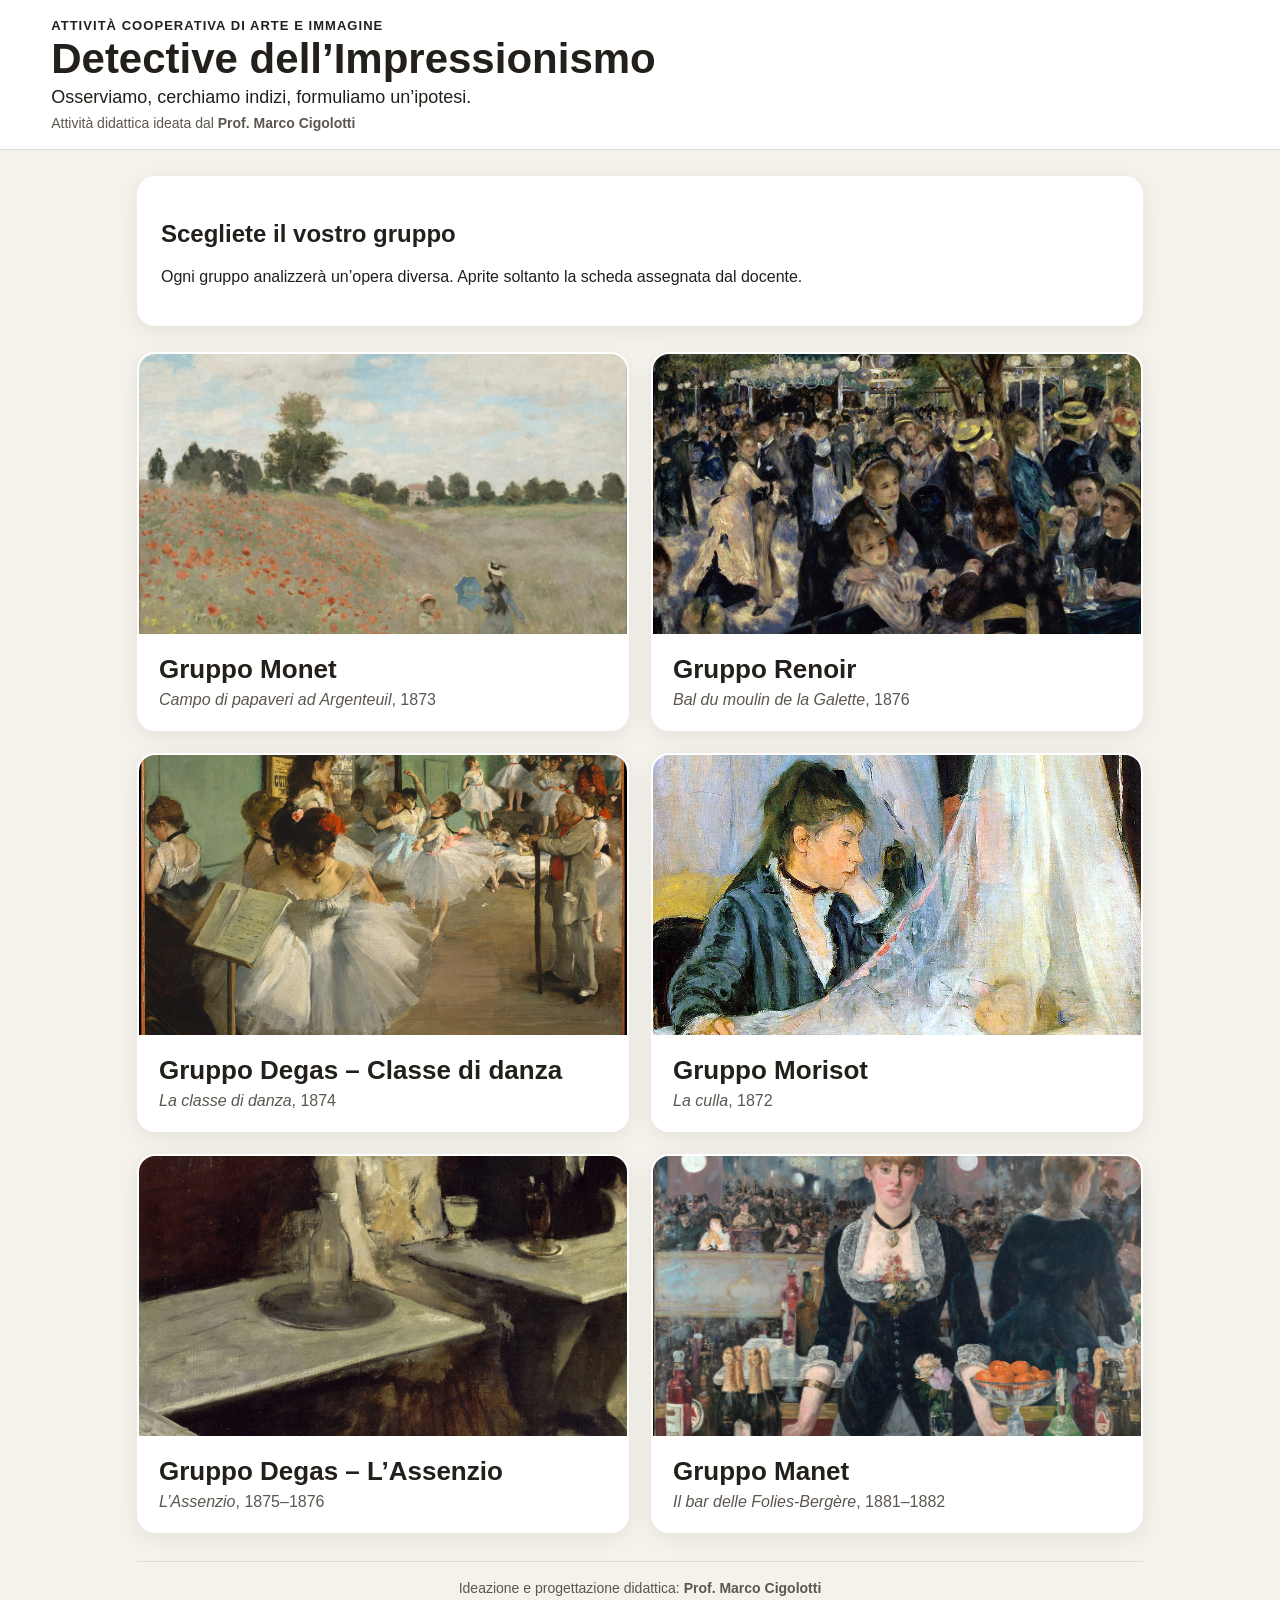
<file: index.html>
<!doctype html><html lang="it"><head><meta charset="utf-8"><meta name="viewport" content="width=device-width,initial-scale=1,viewport-fit=cover"><title>Detective dell'Impressionismo – Prof. Marco Cigolotti</title><link rel="stylesheet" href="style.css"></head><body><header><div><p class="eyebrow">ATTIVITÀ COOPERATIVA DI ARTE E IMMAGINE</p><h1>Detective dell’Impressionismo</h1><p class="subtitle">Osserviamo, cerchiamo indizi, formuliamo un’ipotesi.</p><p class="author">Attività didattica ideata dal <strong>Prof. Marco Cigolotti</strong></p></div></header><main><section class="home-intro"><h2>Scegliete il vostro gruppo</h2><p>Ogni gruppo analizzerà un’opera diversa. Aprite soltanto la scheda assegnata dal docente.</p></section><section class="home-grid">
<a class="home-card" href="monet/index.html"><img src="images/monet-papaveri.jpg" alt="Claude Monet, Campo di papaveri ad Argenteuil"><div><h2>Gruppo Monet</h2><p><em>Campo di papaveri ad Argenteuil</em>, 1873</p></div></a>
<a class="home-card" href="renoir/index.html"><img src="images/renoir-moulin-galette.jpg" alt="Pierre-Auguste Renoir, Bal du moulin de la Galette"><div><h2>Gruppo Renoir</h2><p><em>Bal du moulin de la Galette</em>, 1876</p></div></a>
<a class="home-card" href="degas/index.html"><img src="images/degas-dance-class.jpg" alt="Edgar Degas, La classe di danza"><div><h2>Gruppo Degas – Classe di danza</h2><p><em>La classe di danza</em>, 1874</p></div></a>
<a class="home-card" href="morisot/index.html"><img src="images/morisot-la-culla.jpg" alt="Berthe Morisot, La culla"><div><h2>Gruppo Morisot</h2><p><em>La culla</em>, 1872</p></div></a>
<a class="home-card" href="degas-assenzio/index.html"><img src="images/degas-assenzio.jpg" alt="Edgar Degas, L’Assenzio"><div><h2>Gruppo Degas – L’Assenzio</h2><p><em>L’Assenzio</em>, 1875–1876</p></div></a>
<a class="home-card" href="manet-bar/index.html"><img src="images/manet-bar-folies.jpg" alt="Édouard Manet, Il bar delle Folies-Bergère"><div><h2>Gruppo Manet</h2><p><em>Il bar delle Folies-Bergère</em>, 1881–1882</p></div></a>
</section><p class="footer-credit">Ideazione e progettazione didattica: <strong>Prof. Marco Cigolotti</strong></p></main></body></html>
</file>
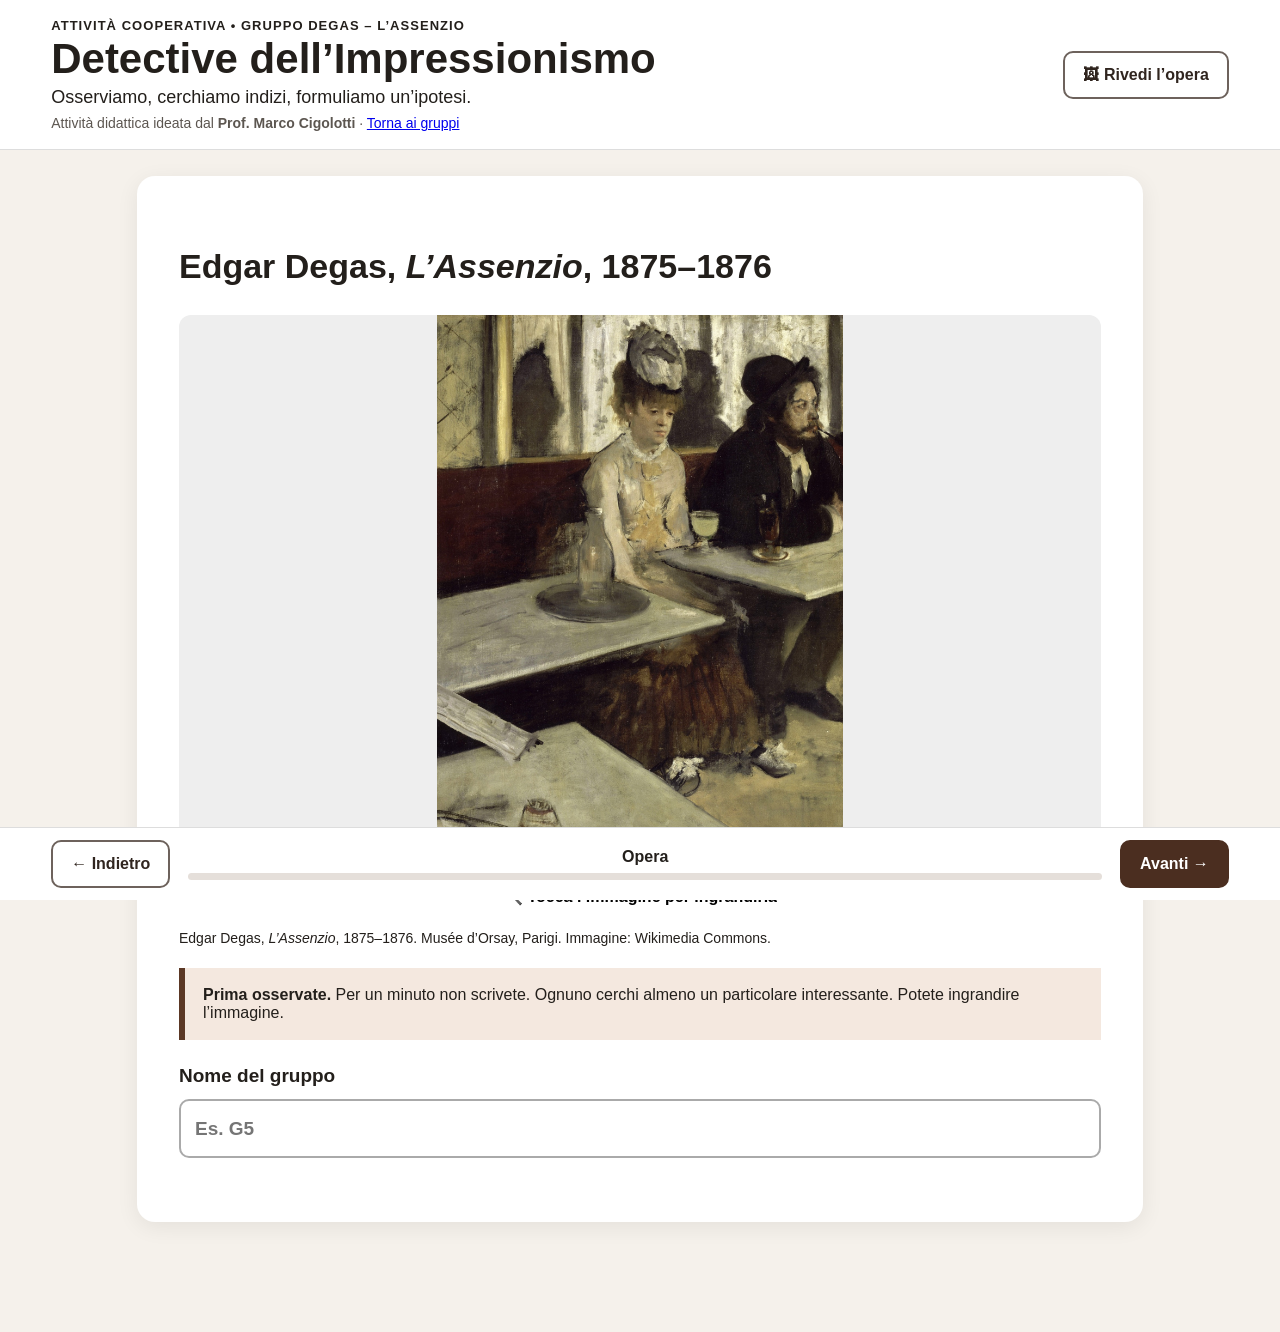
<file: degas-assenzio/index.html>
<!doctype html>
<html lang="it"><head><meta charset="utf-8"><meta name="viewport" content="width=device-width,initial-scale=1,viewport-fit=cover">
<title>Detective dell'Impressionismo – Gruppo Degas – L’Assenzio</title><link rel="stylesheet" href="../style.css"></head><body>
<header><div><p class="eyebrow">ATTIVITÀ COOPERATIVA • GRUPPO DEGAS – L’ASSENZIO</p><h1>Detective dell’Impressionismo</h1>
<p class="subtitle">Osserviamo, cerchiamo indizi, formuliamo un’ipotesi.</p>
<p class="author">Attività didattica ideata dal <strong>Prof. Marco Cigolotti</strong> · <a href="../index.html">Torna ai gruppi</a></p></div>
<button id="artBtn" class="secondary">🖼 Rivedi l’opera</button></header><main>
<section class="card intro" data-step="0"><h2>Edgar Degas, <em>L’Assenzio</em>, 1875–1876</h2>
<button class="art-wrap" id="openArt" aria-label="Ingrandisci l'opera"><img src="../images/degas-assenzio.jpg" alt="Edgar Degas, L’Assenzio, 1875–1876"><span>🔍 Tocca l’immagine per ingrandirla</span></button>
<p class="caption">Edgar Degas, <em>L’Assenzio</em>, 1875–1876. Musée d’Orsay, Parigi. Immagine: Wikimedia Commons.</p>
<div class="instruction"><strong>Prima osservate.</strong> Per un minuto non scrivete. Ognuno cerchi almeno un particolare interessante. Potete ingrandire l’immagine.</div>
<label>Nome del gruppo<input id="groupName" type="text" maxlength="60" placeholder="Es. G5"></label></section>
<section class="card" data-step="1" hidden><p class="step">1 di 5 • GUARDA</p><h2>👁 Qual è la prima cosa che ha attirato la vostra attenzione?</h2>
<p class="hint">Confrontate le prime osservazioni e scrivete una risposta breve. <strong>* risposta obbligatoria</strong></p><textarea id="q1" maxlength="240" rows="4" placeholder="La nostra osservazione…"></textarea></section>
<section class="card" data-step="2" hidden><p class="step">2 di 5 • CERCA GLI INDIZI</p><h2>🔎 Tornate sull’immagine e cercate gli indizi</h2>
<p class="hint">Una frase breve per ciascun indizio. <strong>* tutte le risposte sono obbligatorie</strong></p>
<label><strong>☀️ LUCE</strong> — Quali zone sono più illuminate? La luce rende la scena vivace oppure spenta? Indicate un particolare.<textarea id="luce" maxlength="220" rows="2"></textarea></label>
<label><strong>🎨 COLORE</strong> — Quali tonalità dominano? Notate contrasti forti o colori attenuati? Che effetto producono?<textarea id="colore" maxlength="220" rows="2"></textarea></label>
<label><strong>🖌️ PENNELLATA</strong> — Dove vedete meglio pennellate libere, rapide o poco definite?<textarea id="pennellata" maxlength="220" rows="2"></textarea></label>
<label><strong>📷 ISTANTE E INQUADRATURA</strong> — Osservate tavoli, giornale e figure: quali elementi sono tagliati o decentrati? Che effetto produce questa inquadratura?<textarea id="istante" maxlength="220" rows="2"></textarea></label></section>
<section class="card" data-step="3" hidden><p class="step">3 di 5 • SCEGLI LA PROVA</p><h2>🕵️ Qual è l’indizio più convincente?</h2>
<p class="hint">Scegliete insieme quello più significativo. <strong>* risposta obbligatoria</strong></p><div class="choices" id="proofChoices">
<button type="button" data-value="Luce">☀️ LUCE</button><button type="button" data-value="Colore">🎨 COLORE</button><button type="button" data-value="Pennellata">🖌️ PENNELLATA</button><button type="button" data-value="Istante e inquadratura">📷 ISTANTE / INQUADRATURA</button></div>
<input id="proof" type="hidden"><label>Perché avete scelto proprio questo? <span class="small">Indicate qualcosa che si vede nell’opera.</span><textarea id="why" maxlength="320" rows="4"></textarea></label></section>
<section class="card" data-step="4" hidden><p class="step">4 di 5 • CONFRONTATEVI</p><h2>💬 All’inizio eravate tutti d’accordo sull’indizio più importante?</h2>
<div class="choices two" id="agreeChoices"><button type="button" data-value="Sì">SÌ</button><button type="button" data-value="No">NO</button></div><input id="agree" type="hidden">
<div id="differentWrap" hidden><label>Quali idee diverse sono emerse?<textarea id="different" maxlength="300" rows="3"></textarea></label></div>
<label>Che cosa vi ha fatto decidere insieme?<textarea id="decision" maxlength="300" rows="3"></textarea></label></section>
<section class="card" data-step="5" hidden><p class="step">5 di 5 • CONCLUSIONE</p><h2>✍️ La nostra conclusione</h2>
<p class="hint">Completate insieme. Massimo 3 righe. <strong>* risposta obbligatoria</strong></p>
<label><strong>Secondo noi quest’opera può essere messa in relazione con le ricerche dell’Impressionismo perché…</strong><textarea id="conclusion" maxlength="420" rows="5"></textarea></label>
<div class="finishbox"><strong>Prima di consegnare:</strong> rileggete la conclusione e controllate che contenga almeno una prova osservabile nell’opera.</div>
<button id="sendBtn" class="primary big">✓ ABBIAMO FINITO</button><p id="status" class="status" role="status"></p>
<p class="footer-credit">Ideazione e progettazione didattica: <strong>Prof. Marco Cigolotti</strong></p></section>
<nav><button id="prev" class="secondary" disabled>← Indietro</button><div class="progress"><span id="progressText">Opera</span><div><i id="bar"></i></div></div><button id="next" class="primary">Avanti →</button></nav></main>
<dialog id="artDialog"><button id="closeArt" class="close" aria-label="Chiudi">✕</button><img src="../images/degas-assenzio.jpg" alt="Edgar Degas, L’Assenzio, 1875–1876"><p>Usate lo zoom del tablet per osservare i particolari.</p></dialog>
<script src="../config.js"></script><script src="app.js"></script></body></html>
</file>
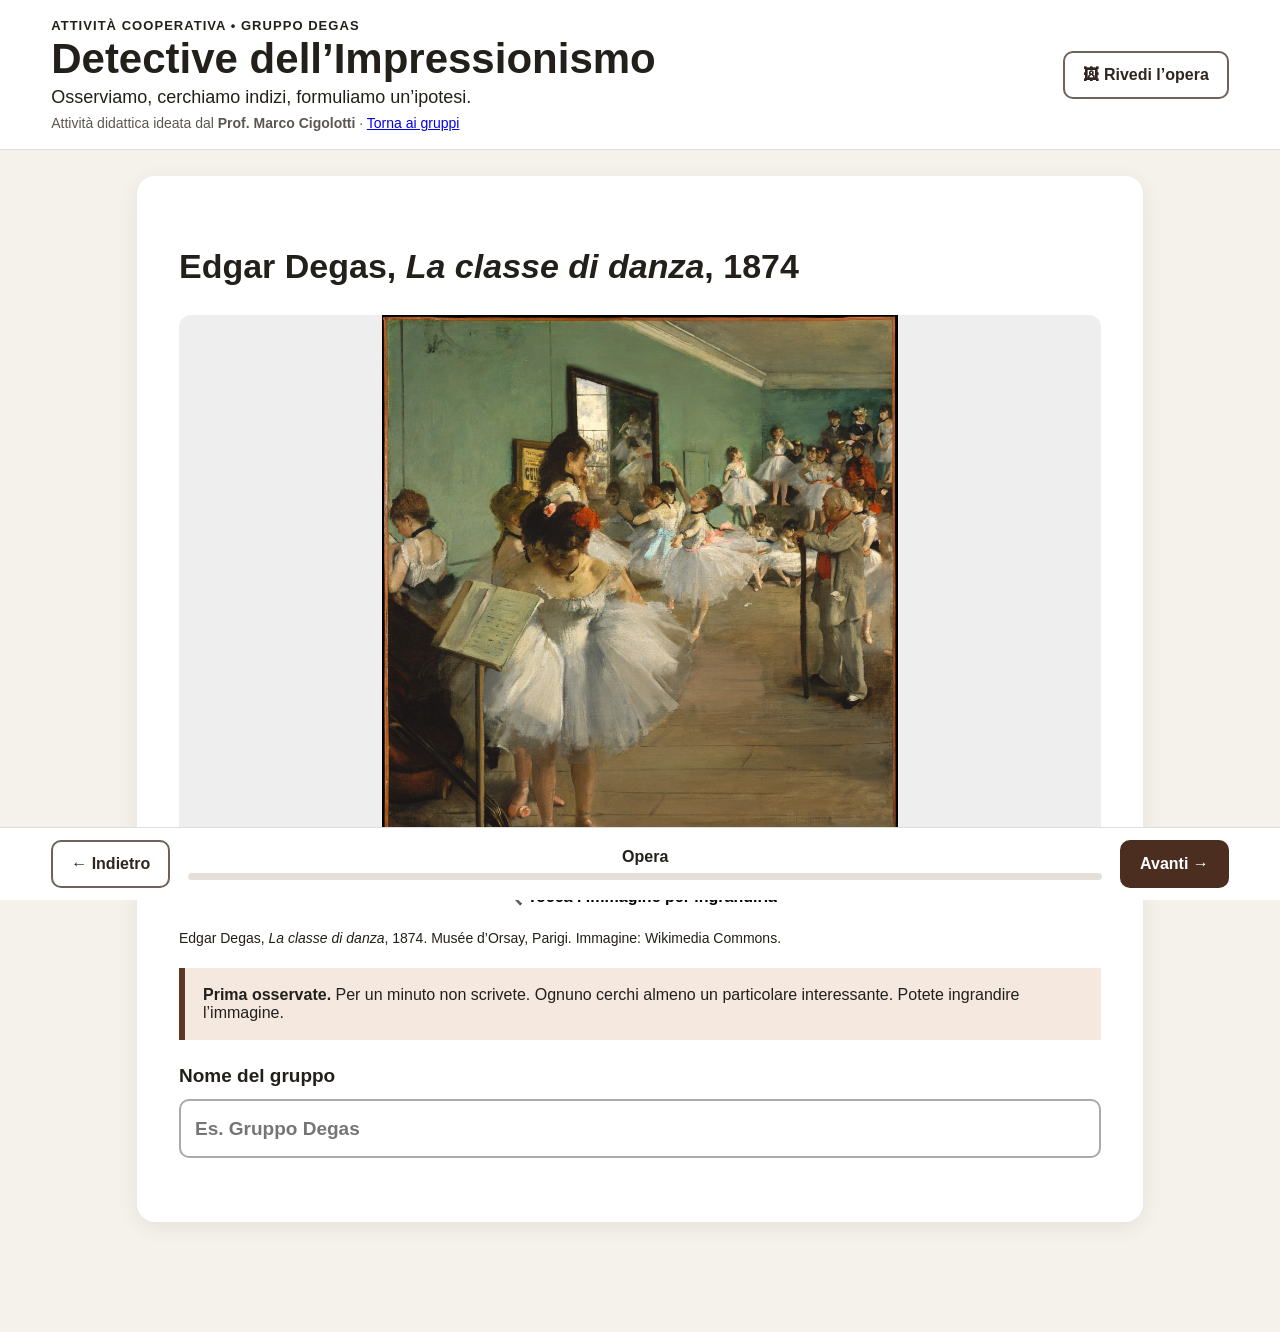
<file: degas/index.html>
<!doctype html>
<html lang="it">
<head>
<meta charset="utf-8">
<meta name="viewport" content="width=device-width,initial-scale=1,viewport-fit=cover">
<title>Detective dell'Impressionismo – Gruppo Degas</title>
<link rel="stylesheet" href="../style.css">
</head>
<body>
<header>
  <div>
    <p class="eyebrow">ATTIVITÀ COOPERATIVA • GRUPPO DEGAS</p>
    <h1>Detective dell’Impressionismo</h1>
    <p class="subtitle">Osserviamo, cerchiamo indizi, formuliamo un’ipotesi.</p>
    <p class="author">Attività didattica ideata dal <strong>Prof. Marco Cigolotti</strong> · <a href="../index.html">Torna ai gruppi</a></p>
  </div>
  <button id="artBtn" class="secondary">🖼 Rivedi l’opera</button>
</header>

<main>
<section class="card intro" data-step="0">
  <h2>Edgar Degas, <em>La classe di danza</em>, 1874</h2>
  <button class="art-wrap" id="openArt" aria-label="Ingrandisci l'opera">
    <img src="../images/degas-dance-class.jpg" alt="Edgar Degas, La classe di danza, 1874">
    <span>🔍 Tocca l’immagine per ingrandirla</span>
  </button>
  <p class="caption">Edgar Degas, <em>La classe di danza</em>, 1874. Musée d’Orsay, Parigi. Immagine: Wikimedia Commons.</p>
  <div class="instruction"><strong>Prima osservate.</strong> Per un minuto non scrivete. Ognuno cerchi almeno un particolare interessante. Potete ingrandire l’immagine.</div>
  <label>Nome del gruppo
    <input id="groupName" type="text" maxlength="60" placeholder="Es. Gruppo Degas">
  </label>
</section>

<section class="card" data-step="1" hidden>
  <p class="step">1 di 5 • GUARDA</p>
  <h2>👁 Qual è la prima cosa che ha attirato la vostra attenzione?</h2>
  <p class="hint">Confrontate le prime osservazioni e scrivete una risposta breve. <strong>* risposta obbligatoria</strong></p>
  <textarea id="q1" maxlength="240" rows="4" placeholder="La nostra osservazione…"></textarea>
</section>

<section class="card" data-step="2" hidden>
  <p class="step">2 di 5 • CERCA GLI INDIZI</p>
  <h2>🔎 Tornate sull’immagine e cercate gli indizi</h2>
  <p class="hint">Una frase breve per ciascun indizio. <strong>* tutte le risposte sono obbligatorie</strong></p>
  <label><strong>☀️ LUCE</strong> — Da dove sembra arrivare la luce? Quali zone o figure mette maggiormente in evidenza?
    <textarea id="luce" maxlength="220" rows="2"></textarea>
  </label>
  <label><strong>🎨 COLORE</strong> — Quali colori o contrasti aiutano a distinguere le figure e lo spazio?
    <textarea id="colore" maxlength="220" rows="2"></textarea>
  </label>
  <label><strong>🖌️ PENNELLATA</strong> — Osservate da vicino: in quali zone la pittura appare più libera e meno definita?
    <textarea id="pennellata" maxlength="220" rows="2"></textarea>
  </label>
  <label><strong>📷 ISTANTE E INQUADRATURA</strong> — Quali figure o oggetti sembrano tagliati dai bordi? Che effetto produce questa scelta?
    <textarea id="istante" maxlength="220" rows="2"></textarea>
  </label>
</section>

<section class="card" data-step="3" hidden>
  <p class="step">3 di 5 • SCEGLI LA PROVA</p>
  <h2>🕵️ Qual è l’indizio più convincente?</h2>
  <p class="hint">Scegliete insieme quello che collega maggiormente l’opera all’Impressionismo. <strong>* risposta obbligatoria</strong></p>
  <div class="choices" id="proofChoices">
    <button type="button" data-value="Luce">☀️ LUCE</button>
    <button type="button" data-value="Colore">🎨 COLORE</button>
    <button type="button" data-value="Pennellata">🖌️ PENNELLATA</button>
    <button type="button" data-value="Istante e inquadratura">📷 ISTANTE / INQUADRATURA</button>
  </div>
  <input id="proof" type="hidden">
  <label>Perché avete scelto proprio questo? <span class="small">Indicate qualcosa che si vede nell’opera.</span>
    <textarea id="why" maxlength="320" rows="4"></textarea>
  </label>
</section>

<section class="card" data-step="4" hidden>
  <p class="step">4 di 5 • CONFRONTATEVI</p>
  <h2>💬 All’inizio eravate tutti d’accordo sull’indizio più importante?</h2>
  <div class="choices two" id="agreeChoices">
    <button type="button" data-value="Sì">SÌ</button>
    <button type="button" data-value="No">NO</button>
  </div>
  <input id="agree" type="hidden">
  <div id="differentWrap" hidden>
    <label>Quali idee diverse sono emerse?
      <textarea id="different" maxlength="300" rows="3"></textarea>
    </label>
  </div>
  <label>Che cosa vi ha fatto decidere insieme?
    <textarea id="decision" maxlength="300" rows="3"></textarea>
  </label>
</section>

<section class="card" data-step="5" hidden>
  <p class="step">5 di 5 • CONCLUSIONE</p>
  <h2>✍️ La nostra conclusione</h2>
  <p class="hint">Completate insieme. Massimo 3 righe. <strong>* risposta obbligatoria</strong></p>
  <label><strong>Secondo noi quest’opera può essere collegata all’Impressionismo perché…</strong>
    <textarea id="conclusion" maxlength="420" rows="5"></textarea>
  </label>
  <div class="finishbox">
    <strong>Prima di consegnare:</strong> rileggete la conclusione e controllate che contenga almeno una prova osservabile nell’opera.
  </div>
  <button id="sendBtn" class="primary big">✓ ABBIAMO FINITO</button>
  <p id="status" class="status" role="status"></p>
  <p class="footer-credit">Ideazione e progettazione didattica: <strong>Prof. Marco Cigolotti</strong></p>
</section>

<nav>
  <button id="prev" class="secondary" disabled>← Indietro</button>
  <div class="progress"><span id="progressText">Opera</span><div><i id="bar"></i></div></div>
  <button id="next" class="primary">Avanti →</button>
</nav>
</main>

<dialog id="artDialog">
  <button id="closeArt" class="close" aria-label="Chiudi">✕</button>
  <img src="../images/degas-dance-class.jpg" alt="Edgar Degas, La classe di danza, 1874">
  <p>Usate lo zoom del tablet per osservare i particolari.</p>
</dialog>

<script src="../config.js"></script>
<script src="app.js"></script>
</body>
</html>
</file>
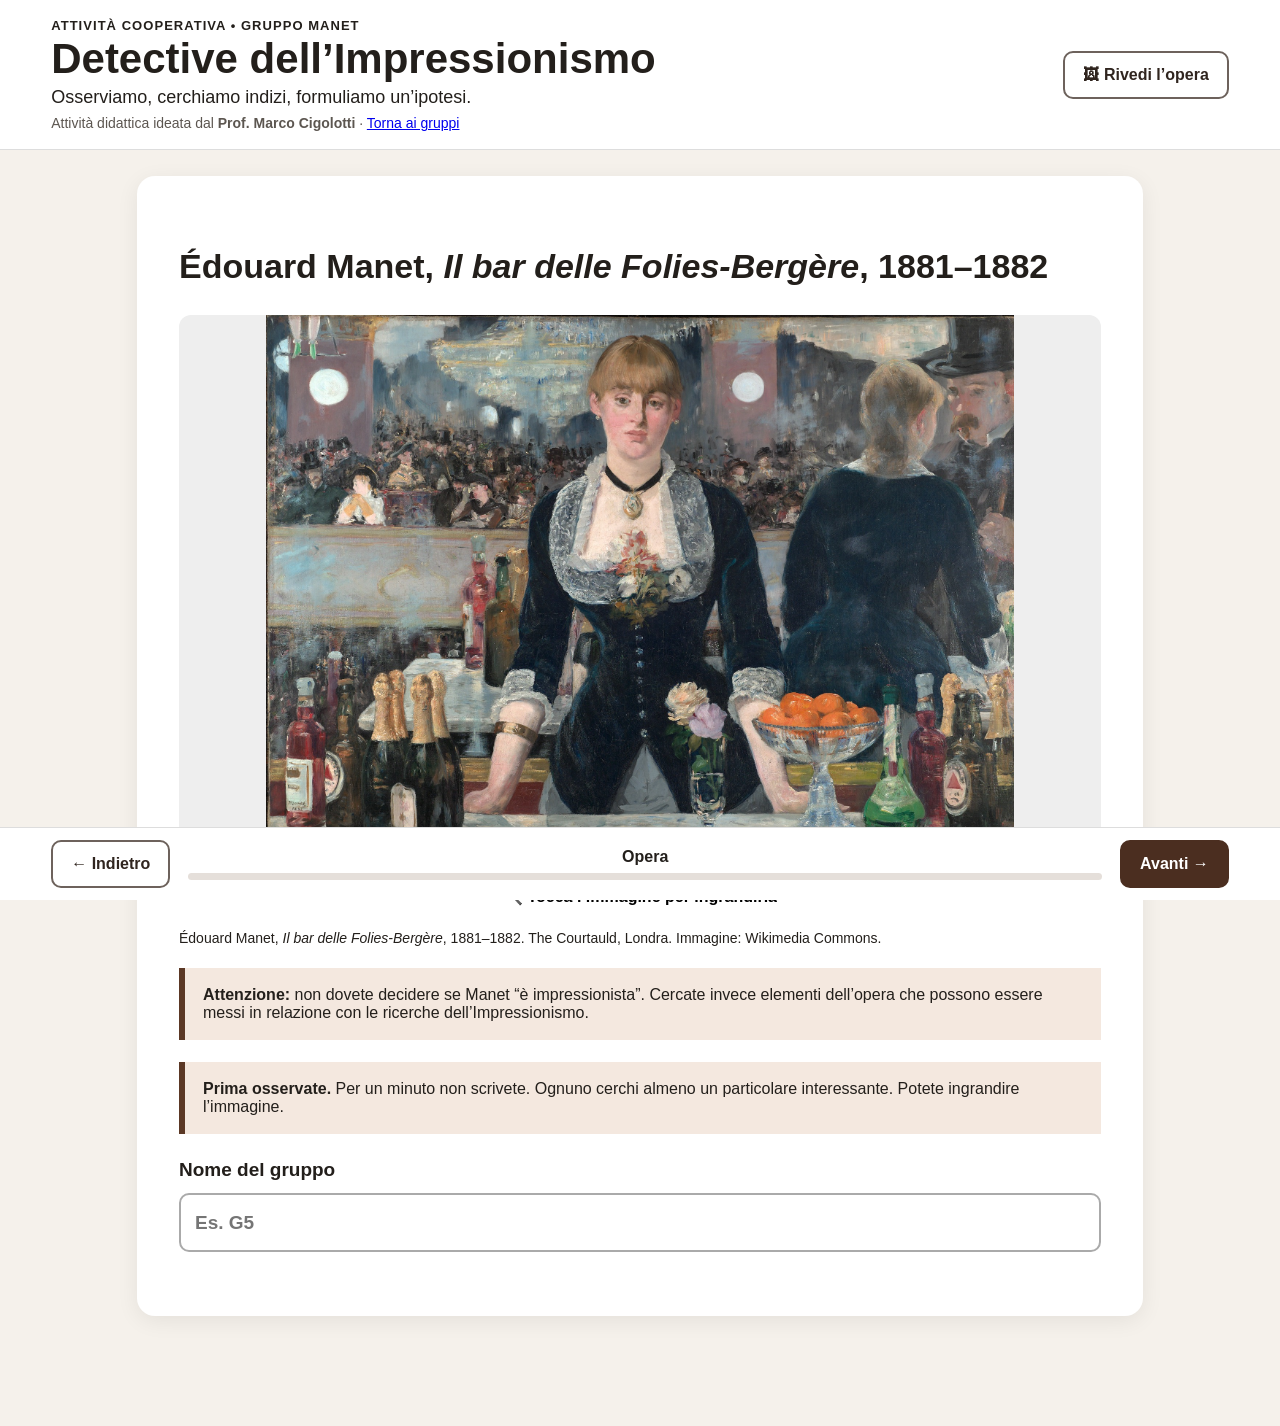
<file: manet-bar/index.html>
<!doctype html>
<html lang="it"><head><meta charset="utf-8"><meta name="viewport" content="width=device-width,initial-scale=1,viewport-fit=cover">
<title>Detective dell'Impressionismo – Gruppo Manet</title><link rel="stylesheet" href="../style.css"></head><body>
<header><div><p class="eyebrow">ATTIVITÀ COOPERATIVA • GRUPPO MANET</p><h1>Detective dell’Impressionismo</h1>
<p class="subtitle">Osserviamo, cerchiamo indizi, formuliamo un’ipotesi.</p>
<p class="author">Attività didattica ideata dal <strong>Prof. Marco Cigolotti</strong> · <a href="../index.html">Torna ai gruppi</a></p></div>
<button id="artBtn" class="secondary">🖼 Rivedi l’opera</button></header><main>
<section class="card intro" data-step="0"><h2>Édouard Manet, <em>Il bar delle Folies-Bergère</em>, 1881–1882</h2>
<button class="art-wrap" id="openArt" aria-label="Ingrandisci l'opera"><img src="../images/manet-bar-folies.jpg" alt="Édouard Manet, Il bar delle Folies-Bergère, 1881–1882"><span>🔍 Tocca l’immagine per ingrandirla</span></button>
<p class="caption">Édouard Manet, <em>Il bar delle Folies-Bergère</em>, 1881–1882. The Courtauld, Londra. Immagine: Wikimedia Commons.</p><div class="instruction"><strong>Attenzione:</strong> non dovete decidere se Manet “è impressionista”. Cercate invece elementi dell’opera che possono essere messi in relazione con le ricerche dell’Impressionismo.</div>
<div class="instruction"><strong>Prima osservate.</strong> Per un minuto non scrivete. Ognuno cerchi almeno un particolare interessante. Potete ingrandire l’immagine.</div>
<label>Nome del gruppo<input id="groupName" type="text" maxlength="60" placeholder="Es. G5"></label></section>
<section class="card" data-step="1" hidden><p class="step">1 di 5 • GUARDA</p><h2>👁 Qual è la prima cosa che ha attirato la vostra attenzione?</h2>
<p class="hint">Confrontate le prime osservazioni e scrivete una risposta breve. <strong>* risposta obbligatoria</strong></p><textarea id="q1" maxlength="240" rows="4" placeholder="La nostra osservazione…"></textarea></section>
<section class="card" data-step="2" hidden><p class="step">2 di 5 • CERCA GLI INDIZI</p><h2>🔎 Tornate sull’immagine e cercate gli indizi</h2>
<p class="hint">Una frase breve per ciascun indizio. <strong>* tutte le risposte sono obbligatorie</strong></p>
<label><strong>☀️ LUCE</strong> — Dove vedete le luci più intense? Come cambiano l’atmosfera del locale e ciò che vediamo nello specchio?<textarea id="luce" maxlength="220" rows="2"></textarea></label>
<label><strong>🎨 COLORE</strong> — Quali contrasti di colore attirano maggiormente l’attenzione? Indicate almeno un esempio visibile.<textarea id="colore" maxlength="220" rows="2"></textarea></label>
<label><strong>🖌️ PENNELLATA</strong> — Confrontate la figura in primo piano e la folla riflessa: dove la pittura appare più libera e meno definita?<textarea id="pennellata" maxlength="220" rows="2"></textarea></label>
<label><strong>📷 ISTANTE E INQUADRATURA</strong> — Osservate i bordi e soprattutto lo specchio: quali figure o oggetti risultano tagliati, spostati o riflessi in modo inatteso? Che effetto produce questa scelta?<textarea id="istante" maxlength="220" rows="2"></textarea></label></section>
<section class="card" data-step="3" hidden><p class="step">3 di 5 • SCEGLI LA PROVA</p><h2>🕵️ Qual è l’indizio più convincente?</h2>
<p class="hint">Scegliete insieme quello più significativo. <strong>* risposta obbligatoria</strong></p><div class="choices" id="proofChoices">
<button type="button" data-value="Luce">☀️ LUCE</button><button type="button" data-value="Colore">🎨 COLORE</button><button type="button" data-value="Pennellata">🖌️ PENNELLATA</button><button type="button" data-value="Istante e inquadratura">📷 ISTANTE / INQUADRATURA</button></div>
<input id="proof" type="hidden"><label>Perché avete scelto proprio questo? <span class="small">Indicate qualcosa che si vede nell’opera.</span><textarea id="why" maxlength="320" rows="4"></textarea></label></section>
<section class="card" data-step="4" hidden><p class="step">4 di 5 • CONFRONTATEVI</p><h2>💬 All’inizio eravate tutti d’accordo sull’indizio più importante?</h2>
<div class="choices two" id="agreeChoices"><button type="button" data-value="Sì">SÌ</button><button type="button" data-value="No">NO</button></div><input id="agree" type="hidden">
<div id="differentWrap" hidden><label>Quali idee diverse sono emerse?<textarea id="different" maxlength="300" rows="3"></textarea></label></div>
<label>Che cosa vi ha fatto decidere insieme?<textarea id="decision" maxlength="300" rows="3"></textarea></label></section>
<section class="card" data-step="5" hidden><p class="step">5 di 5 • CONCLUSIONE</p><h2>✍️ La nostra conclusione</h2>
<p class="hint">Completate insieme. Massimo 3 righe. <strong>* risposta obbligatoria</strong></p>
<label><strong>Secondo noi quest’opera può essere messa in relazione con le ricerche dell’Impressionismo perché…</strong><textarea id="conclusion" maxlength="420" rows="5"></textarea></label>
<div class="finishbox"><strong>Prima di consegnare:</strong> rileggete la conclusione e controllate che contenga almeno una prova osservabile nell’opera.</div>
<button id="sendBtn" class="primary big">✓ ABBIAMO FINITO</button><p id="status" class="status" role="status"></p>
<p class="footer-credit">Ideazione e progettazione didattica: <strong>Prof. Marco Cigolotti</strong></p></section>
<nav><button id="prev" class="secondary" disabled>← Indietro</button><div class="progress"><span id="progressText">Opera</span><div><i id="bar"></i></div></div><button id="next" class="primary">Avanti →</button></nav></main>
<dialog id="artDialog"><button id="closeArt" class="close" aria-label="Chiudi">✕</button><img src="../images/manet-bar-folies.jpg" alt="Édouard Manet, Il bar delle Folies-Bergère, 1881–1882"><p>Usate lo zoom del tablet per osservare i particolari.</p></dialog>
<script src="../config.js"></script><script src="app.js"></script></body></html>
</file>
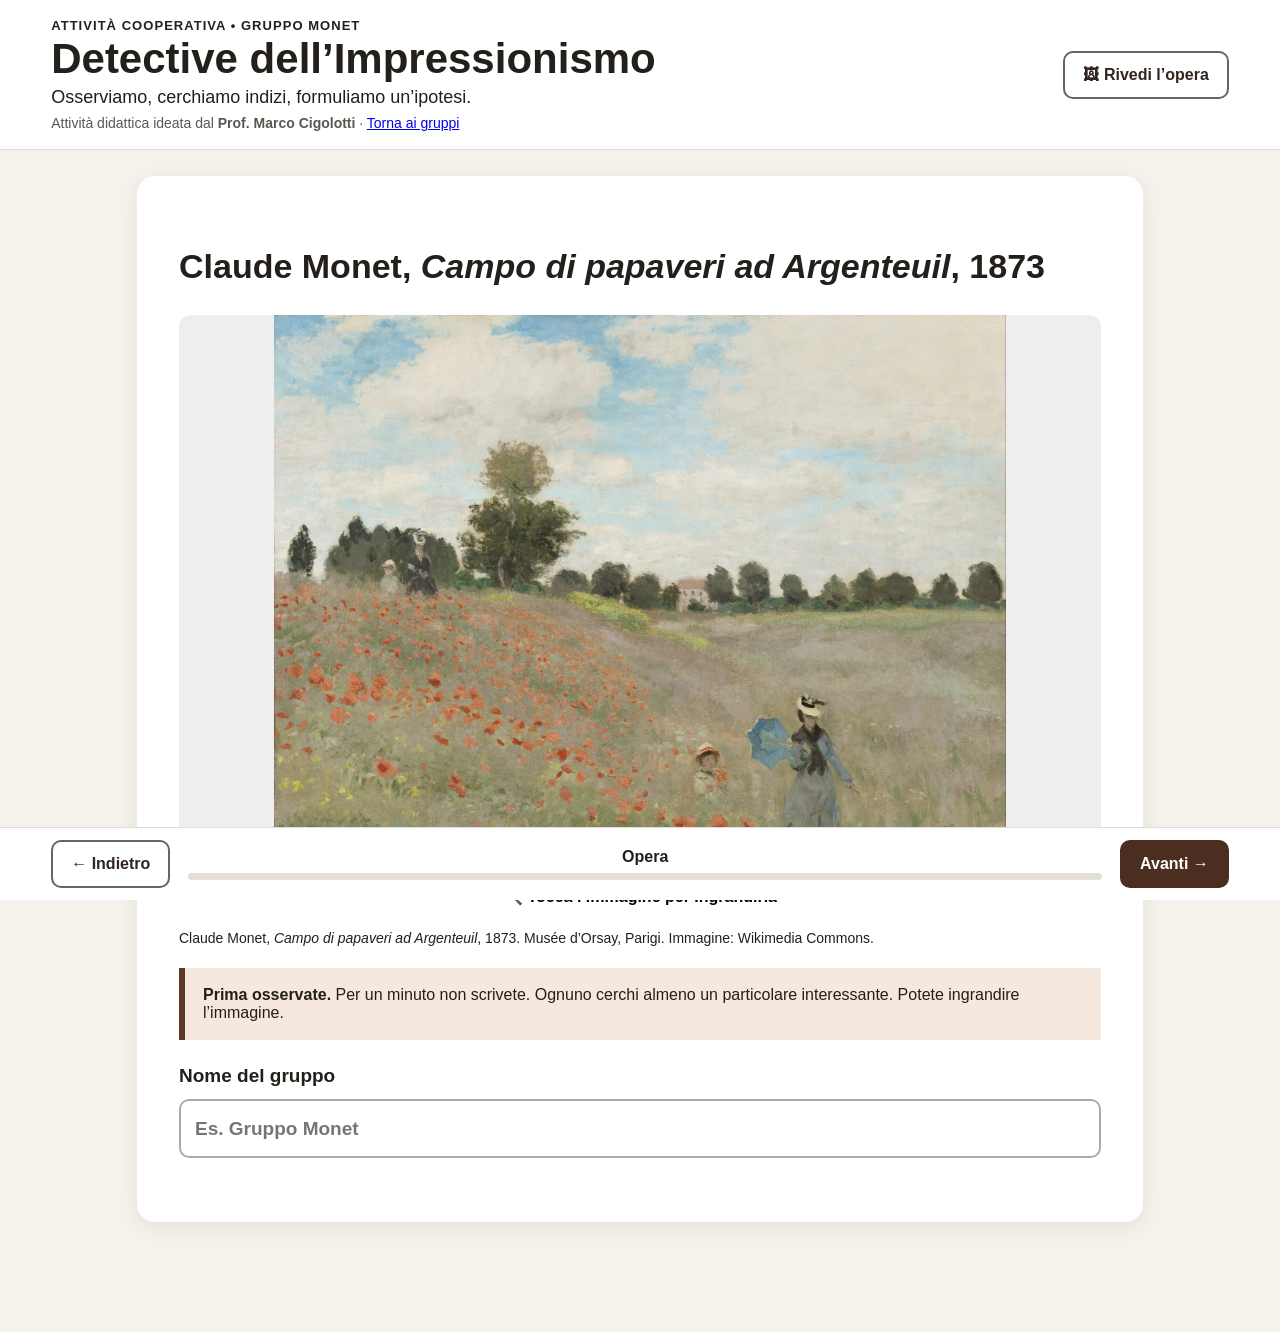
<file: monet/index.html>
<!doctype html>
<html lang="it">
<head>
<meta charset="utf-8">
<meta name="viewport" content="width=device-width,initial-scale=1,viewport-fit=cover">
<title>Detective dell'Impressionismo – Gruppo Monet</title>
<link rel="stylesheet" href="../style.css">
</head>
<body>
<header>
  <div>
    <p class="eyebrow">ATTIVITÀ COOPERATIVA • GRUPPO MONET</p>
    <h1>Detective dell’Impressionismo</h1>
    <p class="subtitle">Osserviamo, cerchiamo indizi, formuliamo un’ipotesi.</p>
    <p class="author">Attività didattica ideata dal <strong>Prof. Marco Cigolotti</strong> · <a href="../index.html">Torna ai gruppi</a></p>
  </div>
  <button id="artBtn" class="secondary">🖼 Rivedi l’opera</button>
</header>

<main>
<section class="card intro" data-step="0">
  <h2>Claude Monet, <em>Campo di papaveri ad Argenteuil</em>, 1873</h2>
  <button class="art-wrap" id="openArt" aria-label="Ingrandisci l'opera">
    <img src="../images/monet-papaveri.jpg" alt="Claude Monet, Campo di papaveri ad Argenteuil, 1873">
    <span>🔍 Tocca l’immagine per ingrandirla</span>
  </button>
  <p class="caption">Claude Monet, <em>Campo di papaveri ad Argenteuil</em>, 1873. Musée d’Orsay, Parigi. Immagine: Wikimedia Commons.</p>
  <div class="instruction"><strong>Prima osservate.</strong> Per un minuto non scrivete. Ognuno cerchi almeno un particolare interessante. Potete ingrandire l’immagine.</div>
  <label>Nome del gruppo
    <input id="groupName" type="text" maxlength="60" placeholder="Es. Gruppo Monet">
  </label>
</section>

<section class="card" data-step="1" hidden>
  <p class="step">1 di 5 • GUARDA</p>
  <h2>👁 Qual è la prima cosa che ha attirato la vostra attenzione?</h2>
  <p class="hint">Confrontate le prime osservazioni e scrivete una risposta breve. <strong>* risposta obbligatoria</strong></p>
  <textarea id="q1" maxlength="240" rows="4" placeholder="La nostra osservazione…"></textarea>
</section>

<section class="card" data-step="2" hidden>
  <p class="step">2 di 5 • CERCA GLI INDIZI</p>
  <h2>🔎 Tornate sull’immagine e cercate gli indizi</h2>
  <p class="hint">Una frase breve per ciascun indizio. <strong>* tutte le risposte sono obbligatorie</strong></p>
  <label><strong>☀️ LUCE</strong> — Dove notate maggiormente gli effetti della luce?
    <textarea id="luce" maxlength="220" rows="2"></textarea>
  </label>
  <label><strong>🎨 COLORE</strong> — Quali colori o contrasti attirano maggiormente la vostra attenzione?
    <textarea id="colore" maxlength="220" rows="2"></textarea>
  </label>
  <label><strong>🖌️ PENNELLATA</strong> — In quale zona riuscite a vedere meglio tocchi o pennellate di colore?
    <textarea id="pennellata" maxlength="220" rows="2"></textarea>
  </label>
  <label><strong>⏱️ ISTANTE</strong> — C’è qualcosa che fa sembrare questa scena un momento realmente osservato? Che cosa?
    <textarea id="istante" maxlength="220" rows="2"></textarea>
  </label>
</section>

<section class="card" data-step="3" hidden>
  <p class="step">3 di 5 • SCEGLI LA PROVA</p>
  <h2>🕵️ Qual è l’indizio più convincente?</h2>
  <p class="hint">Scegliete insieme quello che collega maggiormente l’opera all’Impressionismo. <strong>* risposta obbligatoria</strong></p>
  <div class="choices" id="proofChoices">
    <button type="button" data-value="Luce">☀️ LUCE</button>
    <button type="button" data-value="Colore">🎨 COLORE</button>
    <button type="button" data-value="Pennellata">🖌️ PENNELLATA</button>
    <button type="button" data-value="Istante">⏱️ ISTANTE</button>
  </div>
  <input id="proof" type="hidden">
  <label>Perché avete scelto proprio questo? <span class="small">Indicate qualcosa che si vede nell’opera.</span>
    <textarea id="why" maxlength="320" rows="4"></textarea>
  </label>
</section>

<section class="card" data-step="4" hidden>
  <p class="step">4 di 5 • CONFRONTATEVI</p>
  <h2>💬 All’inizio eravate tutti d’accordo sull’indizio più importante?</h2>
  <div class="choices two" id="agreeChoices">
    <button type="button" data-value="Sì">SÌ</button>
    <button type="button" data-value="No">NO</button>
  </div>
  <input id="agree" type="hidden">
  <div id="differentWrap" hidden>
    <label>Quali idee diverse sono emerse?
      <textarea id="different" maxlength="300" rows="3"></textarea>
    </label>
  </div>
  <label>Che cosa vi ha fatto decidere insieme?
    <textarea id="decision" maxlength="300" rows="3"></textarea>
  </label>
</section>

<section class="card" data-step="5" hidden>
  <p class="step">5 di 5 • CONCLUSIONE</p>
  <h2>✍️ La nostra conclusione</h2>
  <p class="hint">Completate insieme. Massimo 3 righe. <strong>* risposta obbligatoria</strong></p>
  <label><strong>Secondo noi quest’opera può essere collegata all’Impressionismo perché…</strong>
    <textarea id="conclusion" maxlength="420" rows="5"></textarea>
  </label>
  <div class="finishbox">
    <strong>Prima di consegnare:</strong> rileggete la conclusione e controllate che contenga almeno una prova osservabile nell’opera.
  </div>
  <button id="sendBtn" class="primary big">✓ ABBIAMO FINITO</button>
  <p id="status" class="status" role="status"></p>
  <p class="footer-credit">Ideazione e progettazione didattica: <strong>Prof. Marco Cigolotti</strong></p>
</section>

<nav>
  <button id="prev" class="secondary" disabled>← Indietro</button>
  <div class="progress"><span id="progressText">Opera</span><div><i id="bar"></i></div></div>
  <button id="next" class="primary">Avanti →</button>
</nav>
</main>

<dialog id="artDialog">
  <button id="closeArt" class="close" aria-label="Chiudi">✕</button>
  <img src="../images/monet-papaveri.jpg" alt="Claude Monet, Campo di papaveri ad Argenteuil, 1873">
  <p>Usate lo zoom del tablet per osservare i particolari.</p>
</dialog>

<script src="../config.js"></script>
<script src="app.js"></script>
</body>
</html>
</file>
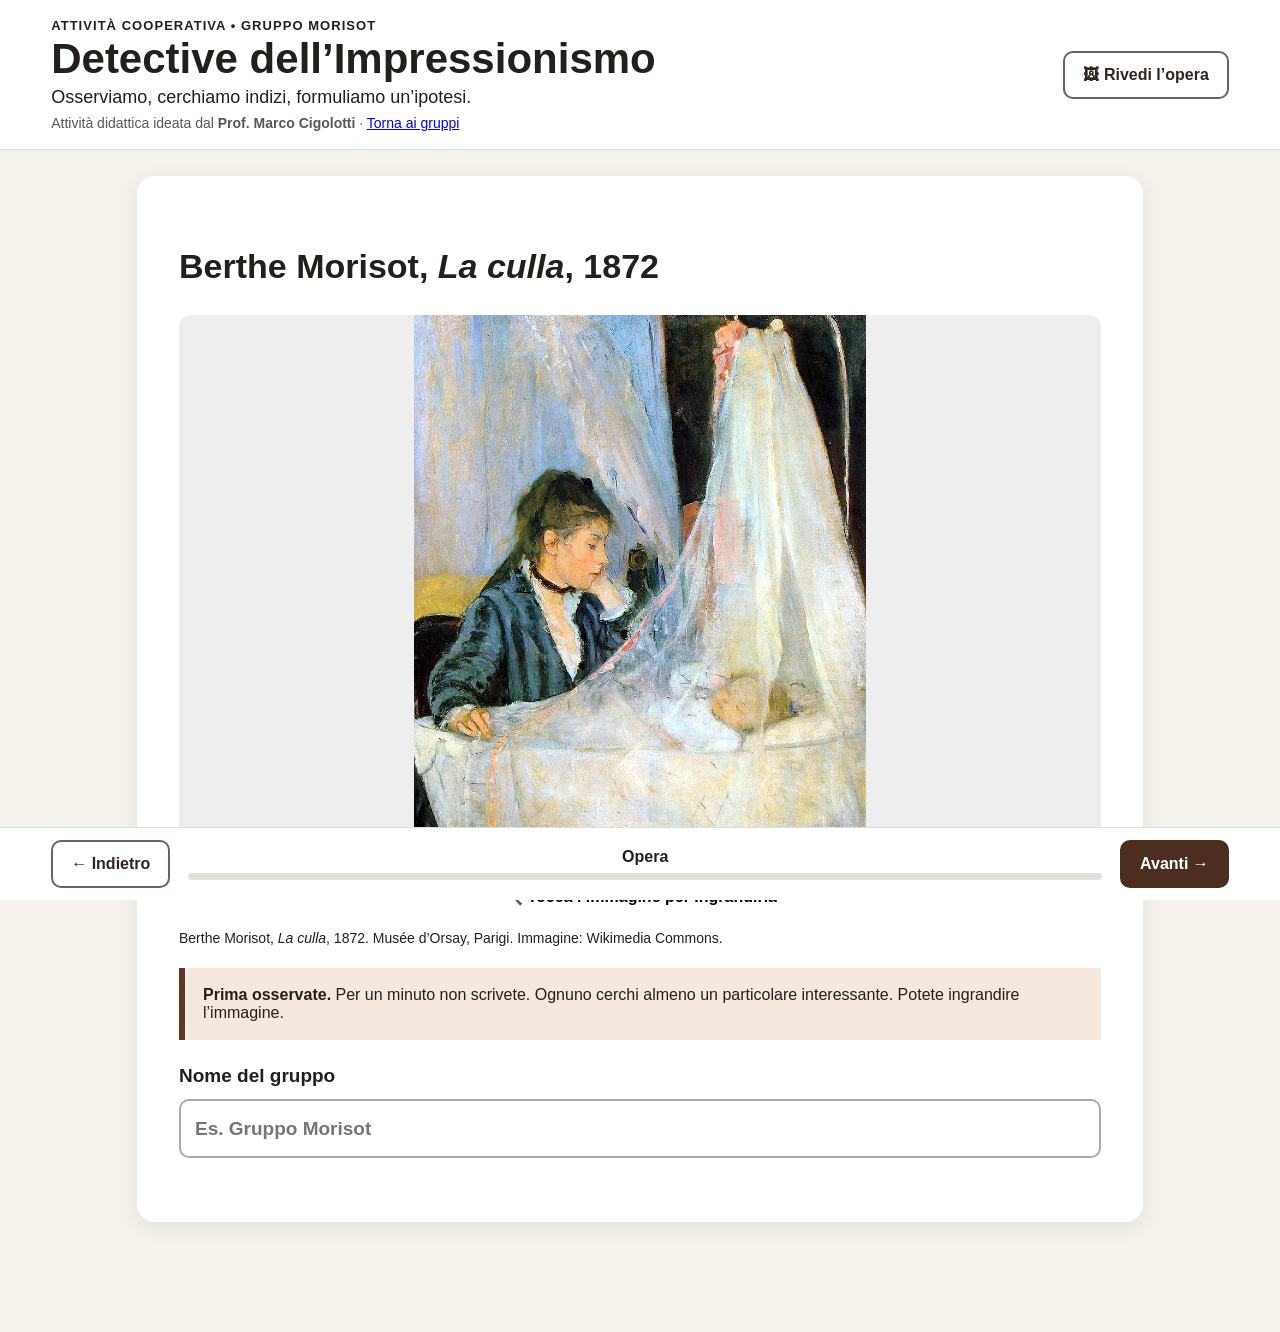
<file: morisot/index.html>
<!doctype html>
<html lang="it">
<head>
<meta charset="utf-8">
<meta name="viewport" content="width=device-width,initial-scale=1,viewport-fit=cover">
<title>Detective dell'Impressionismo – Gruppo Morisot</title>
<link rel="stylesheet" href="../style.css">
</head>
<body>
<header>
  <div>
    <p class="eyebrow">ATTIVITÀ COOPERATIVA • GRUPPO MORISOT</p>
    <h1>Detective dell’Impressionismo</h1>
    <p class="subtitle">Osserviamo, cerchiamo indizi, formuliamo un’ipotesi.</p>
    <p class="author">Attività didattica ideata dal <strong>Prof. Marco Cigolotti</strong> · <a href="../index.html">Torna ai gruppi</a></p>
  </div>
  <button id="artBtn" class="secondary">🖼 Rivedi l’opera</button>
</header>

<main>
<section class="card intro" data-step="0">
  <h2>Berthe Morisot, <em>La culla</em>, 1872</h2>
  <button class="art-wrap" id="openArt" aria-label="Ingrandisci l'opera">
    <img src="../images/morisot-la-culla.jpg" alt="Berthe Morisot, La culla, 1872">
    <span>🔍 Tocca l’immagine per ingrandirla</span>
  </button>
  <p class="caption">Berthe Morisot, <em>La culla</em>, 1872. Musée d’Orsay, Parigi. Immagine: Wikimedia Commons.</p>
  <div class="instruction"><strong>Prima osservate.</strong> Per un minuto non scrivete. Ognuno cerchi almeno un particolare interessante. Potete ingrandire l’immagine.</div>
  <label>Nome del gruppo
    <input id="groupName" type="text" maxlength="60" placeholder="Es. Gruppo Morisot">
  </label>
</section>

<section class="card" data-step="1" hidden>
  <p class="step">1 di 5 • GUARDA</p>
  <h2>👁 Qual è la prima cosa che ha attirato la vostra attenzione?</h2>
  <p class="hint">Confrontate le prime osservazioni e scrivete una risposta breve. <strong>* risposta obbligatoria</strong></p>
  <textarea id="q1" maxlength="240" rows="4" placeholder="La nostra osservazione…"></textarea>
</section>

<section class="card" data-step="2" hidden>
  <p class="step">2 di 5 • CERCA GLI INDIZI</p>
  <h2>🔎 Tornate sull’immagine e cercate gli indizi</h2>
  <p class="hint">Una frase breve per ciascun indizio. <strong>* tutte le risposte sono obbligatorie</strong></p>
  <label><strong>☀️ LUCE</strong> — Dove la luce appare più delicata? Quali parti della scena mette in evidenza?
    <textarea id="luce" maxlength="220" rows="2"></textarea>
  </label>
  <label><strong>🎨 COLORE</strong> — Quali tonalità dominano la scena? Notate contrasti oppure passaggi delicati tra i colori?
    <textarea id="colore" maxlength="220" rows="2"></textarea>
  </label>
  <label><strong>🖌️ PENNELLATA</strong> — Osservate il velo, gli abiti e lo sfondo: dove la pennellata appare più libera e visibile?
    <textarea id="pennellata" maxlength="220" rows="2"></textarea>
  </label>
  <label><strong>⏱️ ISTANTE</strong> — Quali particolari fanno sembrare la scena un momento intimo e quotidiano realmente osservato?
    <textarea id="istante" maxlength="220" rows="2"></textarea>
  </label>
</section>

<section class="card" data-step="3" hidden>
  <p class="step">3 di 5 • SCEGLI LA PROVA</p>
  <h2>🕵️ Qual è l’indizio più convincente?</h2>
  <p class="hint">Scegliete insieme quello che collega maggiormente l’opera all’Impressionismo. <strong>* risposta obbligatoria</strong></p>
  <div class="choices" id="proofChoices">
    <button type="button" data-value="Luce">☀️ LUCE</button>
    <button type="button" data-value="Colore">🎨 COLORE</button>
    <button type="button" data-value="Pennellata">🖌️ PENNELLATA</button>
    <button type="button" data-value="Istante">⏱️ ISTANTE</button>
  </div>
  <input id="proof" type="hidden">
  <label>Perché avete scelto proprio questo? <span class="small">Indicate qualcosa che si vede nell’opera.</span>
    <textarea id="why" maxlength="320" rows="4"></textarea>
  </label>
</section>

<section class="card" data-step="4" hidden>
  <p class="step">4 di 5 • CONFRONTATEVI</p>
  <h2>💬 All’inizio eravate tutti d’accordo sull’indizio più importante?</h2>
  <div class="choices two" id="agreeChoices">
    <button type="button" data-value="Sì">SÌ</button>
    <button type="button" data-value="No">NO</button>
  </div>
  <input id="agree" type="hidden">
  <div id="differentWrap" hidden>
    <label>Quali idee diverse sono emerse?
      <textarea id="different" maxlength="300" rows="3"></textarea>
    </label>
  </div>
  <label>Che cosa vi ha fatto decidere insieme?
    <textarea id="decision" maxlength="300" rows="3"></textarea>
  </label>
</section>

<section class="card" data-step="5" hidden>
  <p class="step">5 di 5 • CONCLUSIONE</p>
  <h2>✍️ La nostra conclusione</h2>
  <p class="hint">Completate insieme. Massimo 3 righe. <strong>* risposta obbligatoria</strong></p>
  <label><strong>Secondo noi quest’opera può essere collegata all’Impressionismo perché…</strong>
    <textarea id="conclusion" maxlength="420" rows="5"></textarea>
  </label>
  <div class="finishbox">
    <strong>Prima di consegnare:</strong> rileggete la conclusione e controllate che contenga almeno una prova osservabile nell’opera.
  </div>
  <button id="sendBtn" class="primary big">✓ ABBIAMO FINITO</button>
  <p id="status" class="status" role="status"></p>
  <p class="footer-credit">Ideazione e progettazione didattica: <strong>Prof. Marco Cigolotti</strong></p>
</section>

<nav>
  <button id="prev" class="secondary" disabled>← Indietro</button>
  <div class="progress"><span id="progressText">Opera</span><div><i id="bar"></i></div></div>
  <button id="next" class="primary">Avanti →</button>
</nav>
</main>

<dialog id="artDialog">
  <button id="closeArt" class="close" aria-label="Chiudi">✕</button>
  <img src="../images/morisot-la-culla.jpg" alt="Berthe Morisot, La culla, 1872">
  <p>Usate lo zoom del tablet per osservare i particolari.</p>
</dialog>

<script src="../config.js"></script>
<script src="app.js"></script>
</body>
</html>
</file>
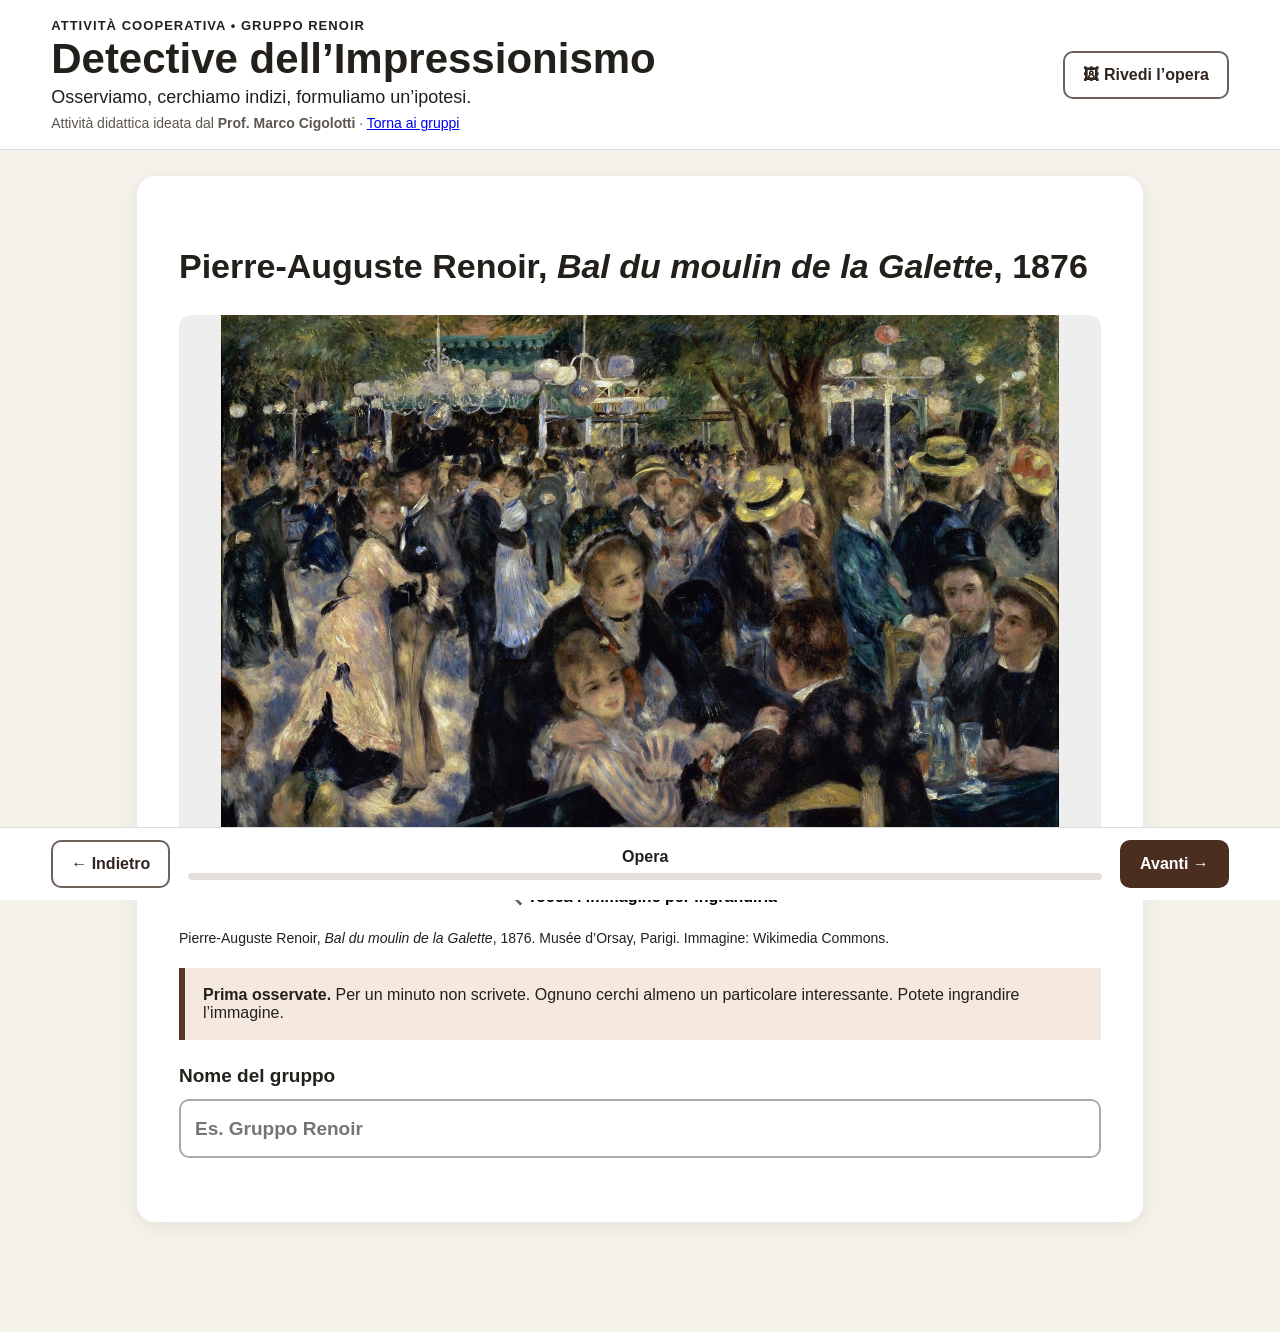
<file: renoir/index.html>
<!doctype html>
<html lang="it">
<head>
<meta charset="utf-8">
<meta name="viewport" content="width=device-width,initial-scale=1,viewport-fit=cover">
<title>Detective dell'Impressionismo – Gruppo Renoir</title>
<link rel="stylesheet" href="../style.css">
</head>
<body>
<header>
  <div>
    <p class="eyebrow">ATTIVITÀ COOPERATIVA • GRUPPO RENOIR</p>
    <h1>Detective dell’Impressionismo</h1>
    <p class="subtitle">Osserviamo, cerchiamo indizi, formuliamo un’ipotesi.</p>
    <p class="author">Attività didattica ideata dal <strong>Prof. Marco Cigolotti</strong> · <a href="../index.html">Torna ai gruppi</a></p>
  </div>
  <button id="artBtn" class="secondary">🖼 Rivedi l’opera</button>
</header>

<main>
<section class="card intro" data-step="0">
  <h2>Pierre-Auguste Renoir, <em>Bal du moulin de la Galette</em>, 1876</h2>
  <button class="art-wrap" id="openArt" aria-label="Ingrandisci l'opera">
    <img src="../images/renoir-moulin-galette.jpg" alt="Pierre-Auguste Renoir, Bal du moulin de la Galette, 1876">
    <span>🔍 Tocca l’immagine per ingrandirla</span>
  </button>
  <p class="caption">Pierre-Auguste Renoir, <em>Bal du moulin de la Galette</em>, 1876. Musée d’Orsay, Parigi. Immagine: Wikimedia Commons.</p>
  <div class="instruction"><strong>Prima osservate.</strong> Per un minuto non scrivete. Ognuno cerchi almeno un particolare interessante. Potete ingrandire l’immagine.</div>
  <label>Nome del gruppo
    <input id="groupName" type="text" maxlength="60" placeholder="Es. Gruppo Renoir">
  </label>
</section>

<section class="card" data-step="1" hidden>
  <p class="step">1 di 5 • GUARDA</p>
  <h2>👁 Qual è la prima cosa che ha attirato la vostra attenzione?</h2>
  <p class="hint">Confrontate le prime osservazioni e scrivete una risposta breve. <strong>* risposta obbligatoria</strong></p>
  <textarea id="q1" maxlength="240" rows="4" placeholder="La nostra osservazione…"></textarea>
</section>

<section class="card" data-step="2" hidden>
  <p class="step">2 di 5 • CERCA GLI INDIZI</p>
  <h2>🔎 Tornate sull’immagine e cercate gli indizi</h2>
  <p class="hint">Una frase breve per ciascun indizio. <strong>* tutte le risposte sono obbligatorie</strong></p>
  <label><strong>☀️ LUCE</strong> — Dove notate maggiormente gli effetti della luce sulle figure e sull’ambiente?
    <textarea id="luce" maxlength="220" rows="2"></textarea>
  </label>
  <label><strong>🎨 COLORE</strong> — Quali colori o contrasti attirano maggiormente la vostra attenzione?
    <textarea id="colore" maxlength="220" rows="2"></textarea>
  </label>
  <label><strong>🖌️ PENNELLATA</strong> — In quale zona riuscite a vedere meglio tocchi o pennellate di colore?
    <textarea id="pennellata" maxlength="220" rows="2"></textarea>
  </label>
  <label><strong>⏱️ ISTANTE</strong> — Quali elementi fanno sembrare la scena un momento di vita realmente colto dal pittore?
    <textarea id="istante" maxlength="220" rows="2"></textarea>
  </label>
</section>

<section class="card" data-step="3" hidden>
  <p class="step">3 di 5 • SCEGLI LA PROVA</p>
  <h2>🕵️ Qual è l’indizio più convincente?</h2>
  <p class="hint">Scegliete insieme quello che collega maggiormente l’opera all’Impressionismo. <strong>* risposta obbligatoria</strong></p>
  <div class="choices" id="proofChoices">
    <button type="button" data-value="Luce">☀️ LUCE</button>
    <button type="button" data-value="Colore">🎨 COLORE</button>
    <button type="button" data-value="Pennellata">🖌️ PENNELLATA</button>
    <button type="button" data-value="Istante">⏱️ ISTANTE</button>
  </div>
  <input id="proof" type="hidden">
  <label>Perché avete scelto proprio questo? <span class="small">Indicate qualcosa che si vede nell’opera.</span>
    <textarea id="why" maxlength="320" rows="4"></textarea>
  </label>
</section>

<section class="card" data-step="4" hidden>
  <p class="step">4 di 5 • CONFRONTATEVI</p>
  <h2>💬 All’inizio eravate tutti d’accordo sull’indizio più importante?</h2>
  <div class="choices two" id="agreeChoices">
    <button type="button" data-value="Sì">SÌ</button>
    <button type="button" data-value="No">NO</button>
  </div>
  <input id="agree" type="hidden">
  <div id="differentWrap" hidden>
    <label>Quali idee diverse sono emerse?
      <textarea id="different" maxlength="300" rows="3"></textarea>
    </label>
  </div>
  <label>Che cosa vi ha fatto decidere insieme?
    <textarea id="decision" maxlength="300" rows="3"></textarea>
  </label>
</section>

<section class="card" data-step="5" hidden>
  <p class="step">5 di 5 • CONCLUSIONE</p>
  <h2>✍️ La nostra conclusione</h2>
  <p class="hint">Completate insieme. Massimo 3 righe. <strong>* risposta obbligatoria</strong></p>
  <label><strong>Secondo noi quest’opera può essere collegata all’Impressionismo perché…</strong>
    <textarea id="conclusion" maxlength="420" rows="5"></textarea>
  </label>
  <div class="finishbox">
    <strong>Prima di consegnare:</strong> rileggete la conclusione e controllate che contenga almeno una prova osservabile nell’opera.
  </div>
  <button id="sendBtn" class="primary big">✓ ABBIAMO FINITO</button>
  <p id="status" class="status" role="status"></p>
  <p class="footer-credit">Ideazione e progettazione didattica: <strong>Prof. Marco Cigolotti</strong></p>
</section>

<nav>
  <button id="prev" class="secondary" disabled>← Indietro</button>
  <div class="progress"><span id="progressText">Opera</span><div><i id="bar"></i></div></div>
  <button id="next" class="primary">Avanti →</button>
</nav>
</main>

<dialog id="artDialog">
  <button id="closeArt" class="close" aria-label="Chiudi">✕</button>
  <img src="../images/renoir-moulin-galette.jpg" alt="Pierre-Auguste Renoir, Bal du moulin de la Galette, 1876">
  <p>Usate lo zoom del tablet per osservare i particolari.</p>
</dialog>

<script src="../config.js"></script>
<script src="app.js"></script>
</body>
</html>
</file>
<file: style.css>
*{box-sizing:border-box} :root{font-family:Arial,Helvetica,sans-serif;color:#231f1b;background:#f5f1eb}
body{margin:0} header{position:sticky;top:0;z-index:5;background:#fff;border-bottom:1px solid #ddd;padding:18px max(22px,4vw);display:flex;justify-content:space-between;gap:18px;align-items:center}
h1{font-size:clamp(26px,4vw,42px);margin:2px 0}.eyebrow{font-weight:800;letter-spacing:.08em;font-size:13px;margin:0}.subtitle{margin:4px 0 0;font-size:18px}
main{max-width:1050px;margin:auto;padding:26px 22px 110px}.card{background:#fff;border-radius:18px;padding:clamp(22px,4vw,42px);box-shadow:0 5px 22px #00000012}
.card h2{font-size:clamp(24px,3vw,34px);line-height:1.2}.step{font-weight:800;letter-spacing:.06em}.hint,.small{color:#5c5650}
.art-wrap{display:block;width:100%;border:0;background:transparent;padding:0;cursor:pointer}.art-wrap img{width:100%;max-height:62vh;object-fit:contain;border-radius:12px;background:#eee}
.art-wrap span{display:block;padding:10px;font-weight:700}.caption{font-size:14px}.instruction,.finishbox{padding:18px;border-left:6px solid #5b3825;background:#f4e8df;margin:22px 0}
label{display:block;font-size:19px;line-height:1.45;margin:22px 0;font-weight:600}input,textarea{width:100%;margin-top:9px;border:2px solid #aaa;border-radius:10px;padding:14px;font:inherit;background:#fff}
textarea:focus,input:focus,button:focus{outline:4px solid #f0bd64;outline-offset:2px}.choices{display:grid;grid-template-columns:repeat(2,1fr);gap:12px;margin:22px 0}.choices.two{grid-template-columns:1fr 1fr}
button{font:inherit;font-weight:800;border-radius:10px;padding:13px 18px;cursor:pointer}.primary{background:#4b2e20;color:#fff;border:2px solid #4b2e20}.secondary{background:#fff;color:#30251f;border:2px solid #6d625c}
.choices button{background:#fff;border:2px solid #8d8178}.choices button.selected{background:#4b2e20;color:#fff;border-color:#4b2e20}.big{width:100%;font-size:20px;margin-top:18px}
nav{position:fixed;bottom:0;left:0;right:0;background:#fff;border-top:1px solid #ddd;padding:12px max(18px,4vw);display:flex;align-items:center;gap:18px;z-index:6}.progress{flex:1;text-align:center;font-weight:700}.progress div{height:7px;background:#e5dfda;border-radius:9px;margin-top:7px;overflow:hidden}.progress i{display:block;height:100%;width:0;background:#4b2e20;transition:.2s}
dialog{width:min(96vw,1200px);border:0;border-radius:14px;padding:12px;background:#111;color:#fff}dialog::backdrop{background:#000c}dialog img{width:100%;max-height:86vh;object-fit:contain}.close{float:right;background:#fff;border:0;margin-bottom:8px}.status{text-align:center;font-weight:700}
@media(max-width:650px){header{align-items:flex-start;flex-direction:column}.choices{grid-template-columns:1fr}nav button{padding:11px}.progress{font-size:13px}}
.author{margin:7px 0 0;font-size:14px;color:#5c5650}
.footer-credit{text-align:center;margin-top:28px;padding-top:18px;border-top:1px solid #ddd;color:#5c5650;font-size:14px}
.errorbox{background:#fff0ee;border:2px solid #a43127;color:#6d1711;padding:14px 16px;border-radius:10px;margin:16px 0;font-weight:700}
.invalid{border-color:#a43127!important;background:#fff8f7!important}

.home-grid{display:grid;grid-template-columns:repeat(2,minmax(0,1fr));gap:22px;margin-top:26px}
.home-card{display:block;background:#fff;border-radius:18px;overflow:hidden;box-shadow:0 5px 22px #00000012;text-decoration:none;color:inherit;border:2px solid transparent}
.home-card:hover,.home-card:focus{border-color:#4b2e20;outline:4px solid #f0bd64;outline-offset:2px}
.home-card img{width:100%;height:280px;object-fit:cover;display:block}
.home-card div{padding:20px}.home-card h2{margin:0 0 6px;font-size:26px}.home-card p{margin:0;color:#5c5650}
.home-intro{background:#fff;border-radius:18px;padding:24px;box-shadow:0 5px 22px #00000012}
@media(max-width:700px){.home-grid{grid-template-columns:1fr}.home-card img{height:240px}}
</file>
